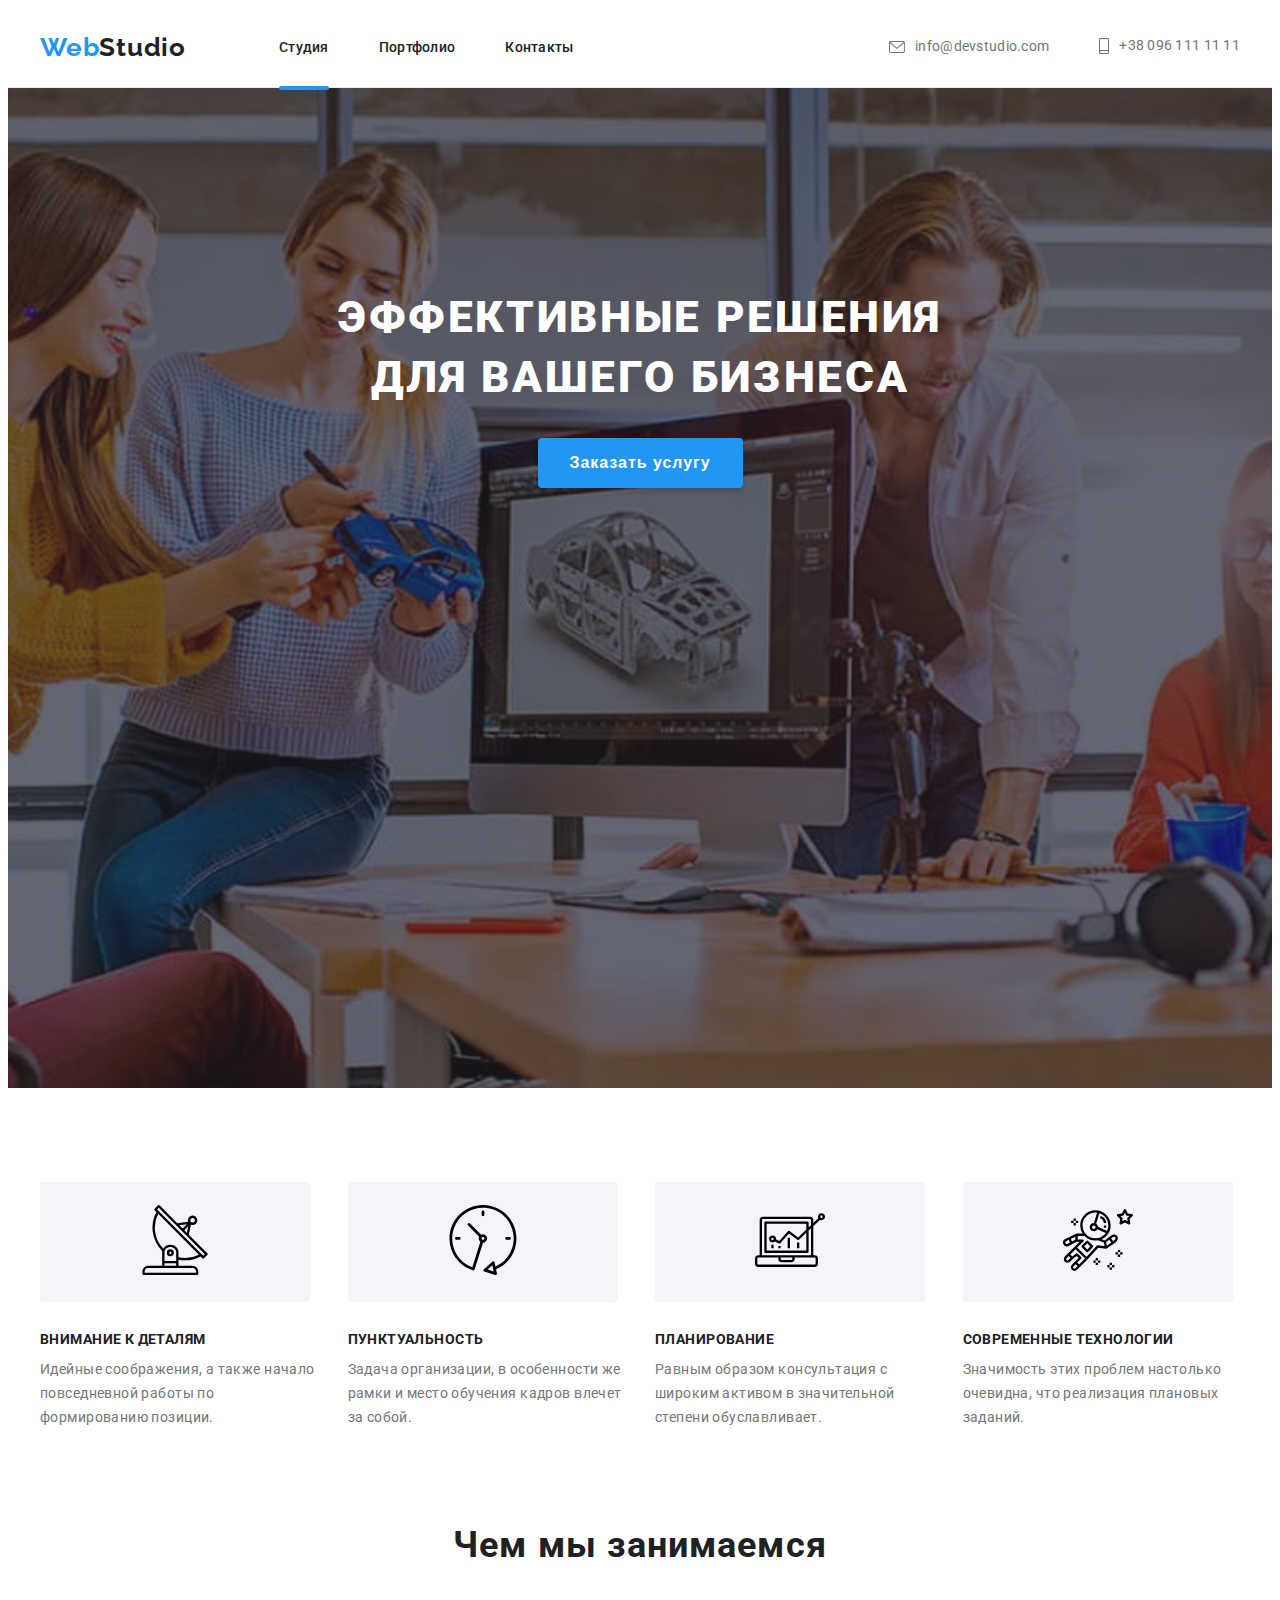
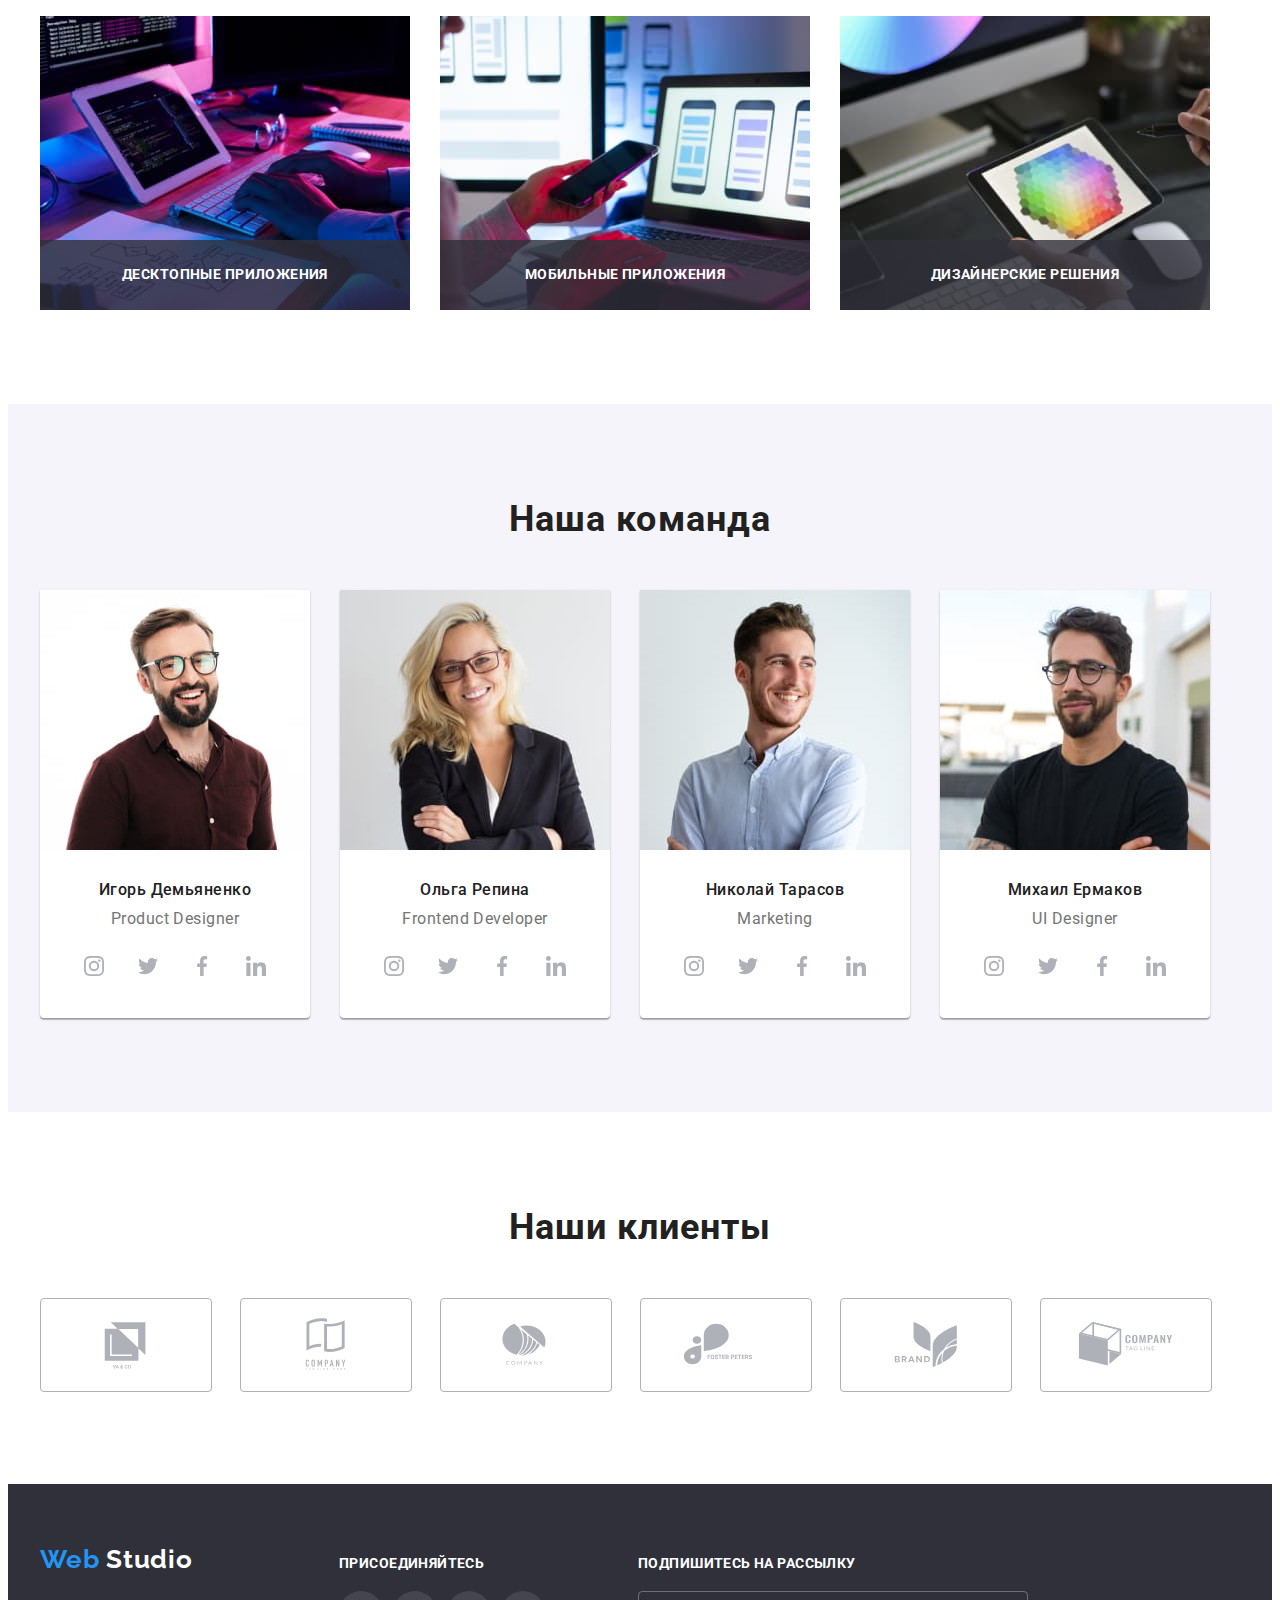
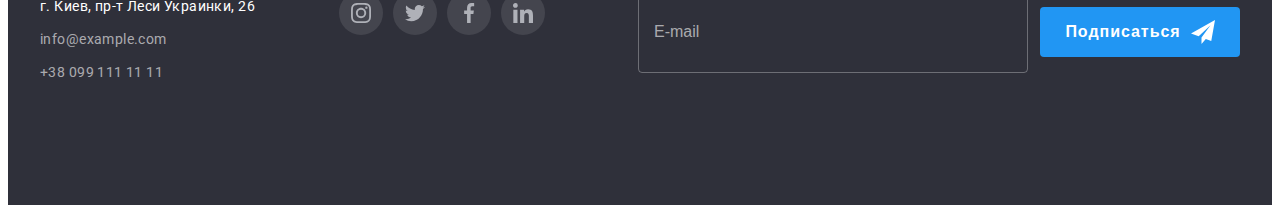
<file: index.html>
<!DOCTYPE html>
<html lang="ru">
<head>
    <meta charset="UTF-8">
    <meta http-equiv="X-UA-Compatible" content="IE=edge">
    <meta name="viewport" content="width=device-width, initial-scale=1.0">
    <title>WebStudio</title>
    <link rel="preconnect" href="https://fonts.googleapis.com">
    <link rel="preconnect" href="https://fonts.gstatic.com" crossorigin>
    <link href="https://fonts.googleapis.com/css2?family=Raleway:wght@700&family=Roboto:wght@400;500;700;900&display=swap"
        rel="stylesheet">
        <link rel="stylesheet" href="https://cdnjs.cloudflare.com/ajax/libs/modern-normalize/1.1.0/modern-normalize.min.css"
            integrity="sha512-wpPYUAdjBVSE4KJnH1VR1HeZfpl1ub8YT/NKx4PuQ5NmX2tKuGu6U/JRp5y+Y8XG2tV+wKQpNHVUX03MfMFn9Q=="
            crossorigin="anonymous" referrerpolicy="no-referrer" />
    <!-- <link rel="stylesheet" href="./css/styles.css"> -->
    <link rel="stylesheet" href="./css/main.min.css">
</head>
<body >
    <!--Заголовок сайту  - header-->
<header class="header">
    
    <div class="container header__container">
        <div class="logo-block">
            <a class="logo" href=""><span class="logo__first">Web</span>Studio</a>
        </div>
        <div class="head-menu " id="menu-container" data-menu>
<nav>
            <div class="head-menu__navigation">
        <ul class="head">
            <li class="head__item">
                <a class="head__link head__link--current" href="./index.html">Студия</a>
            </li>
            <li class="head__item "><a class="head__link" href="./portfolio.html">Портфолио</a></li>
            <li class="head__item "><a class="head__link" href="">Контакты</a></li>
        </ul>
    </div>
</nav>
            <ul class="nav-adress">
                <li class="nav-adress__item ">
                    <a class="nav-adress__link" lang="en" href="mailto:info@devstudio.com"> <svg class="nav-adress__icon-mail">
                            <use href="./images/icons.svg#envelope"></use>
                        </svg> info@devstudio.com</a>
                </li>
                <li class="nav-adress__item">
                    <a class="nav-adress__link" href="tel:+380961111111"> <svg class="nav-adress__icon-phone">
                            <use href="./images/icons.svg#smartphone"></use>
                        </svg> +38 096 111 11 11</a>
                </li>
            </ul>
<!-- Блок, який йде в мобільне меню -->
            <ul class="head-menu__contacts"> 
                <li class="head-menu__block" >
                    <a class="head-menu__phone" href="tel:+380961111111">  +38 096 111 11 11</a>
                </li >
                <li class="head-menu__block">
                <a class="head-menu__mail" lang="en" href="mailto:info@devstudio.com"> info@devstudio.com</a>
                </li>
            </ul>
        
        <ul class="head-menu__socials">
            <li class="head-menu__socials-item">
                <a class="head-menu__socials-link" href="" target="_blank" rel="noreferrer noopener">Instagram</a>
            </li>
            <li class="head-menu__socials-item">
                <a class="head-menu__socials-link" href="" target="_blank" rel="noreferrer noopener">Twitter</a>
            </li>
            <li class="head-menu__socials-item">
                <a class="head-menu__socials-link" href="" target="_blank" rel="noreferrer noopener">Facebook</a>
            </li>
            <li class="head-menu__socials-item">
                <a class="head-menu__socials-link" href="" target="_blank" rel="noreferrer noopener">LinkedIn</a>
            </li>
        </ul>
    </div>
    <button type="button" class="header-button" aria-expanded="false" aria-controls="menu-container"
        data-menu-button>
        <svg width='40' height='40' aria-label="перемикач мобільного меню">
            <use class="header-button__close" href='./images/icons.svg#icon-close_40px'></use>
            <use class="header-button__open-menu" href='./images/icons.svg#icon-menu_40px'></use>
        </svg>
    </button>
    </div>
</header>
<main>
    <!-- Блок 1 - замовлення послуги- Герой -->
    <section class="hero">
        <div class="container">
        <h1 class="hero__head" > Эффективные решения для вашего бизнеса</h1>
        <button  class="hero__button" type="button" data-modal-open>Заказать услугу</button>
        </div>
    </section>

    <!--Блок 2 - "Наші переваги"-->
    <section class="section" >
        <div class="container">
<h2 class="visually-hidden">Наши преимущества</h2>
<ul class="ourplus ">
    <li class="ourplus__item">
        <div class="ourplus-block">
            <a> <svg class="ourplus-block__image">
                    <use href="./images/icons.svg#antenna"> </use>
                </svg></a>
        </div>
        <h3 class="ourplus-block__head">Внимание к деталям</h3>
        <p class="ourplus-block__text">Идейные соображения, а также начало повседневной работы по формированию позиции.
        </p>
    </li>
    <li class="ourplus__item">
        <div class="ourplus-block">
            <a> <svg class="ourplus-block__image">
                    <use href="./images/icons.svg#clock"> </use>
                </svg></a>
        </div>
        <h3 class="ourplus-block__head">Пунктуальность</h3>
        <p class="ourplus-block__text">Задача организации, в особенности же рамки и место обучения кадров влечет за
            собой.</p>
    </li>
    <li class="ourplus__item">
        <div class="ourplus-block">
            <a> <svg class="ourplus-block__image">
                    <use href="./images/icons.svg#diagram"> </use>
                </svg></a>
        </div>
        <h3 class="ourplus-block__head">Планирование</h3>
        <p class="ourplus-block__text">Равным образом консультация с широким активом в значительной степени
            обуславливает.</p>
    </li>
    <li class="ourplus__item">
        <div class="ourplus-block">
            <a> <svg class="ourplus-block__image">
                    <use href="./images/icons.svg#astronaut"> </use>
                </svg></a>
        </div>
        <h3 class="ourplus-block__head">Современные технологии</h3>
        <p class="ourplus-block__text">Значимость этих проблем настолько очевидна, что реализация плановых заданий.</p>
    </li>
</ul>
        </div>
        
        
    </section>
    <!--Блок 3 - "Чим ми займаємось"-->
    <section class="whatwedo">
        <div class="container">
        <h2 class="whatwedo__head">Чем мы занимаемся</h2>
        <ul class="whatwedo__img">
            <li class="whatwedo-item">
                <picture>
                <source media="(min-width:1200px)"
                    srcset="./images/whatwedo/imgcomp_lg.jpg 1x, ./images/whatwedo/imgcomp_lg_2x.jpg 2x" />
                <img src="./images/whatwedo/imgcomp_lg.jpg" alt="Разработка для ноутбуков" />
            </picture>
            <p class="whatwedo-item__text">десктопные приложения</p></li>
            <li class="whatwedo-item">
                <picture>
                    <source media="(min-width:1200px)"
                        srcset="./images/whatwedo/imgtel_lg.jpg 1x, ./images/whatwedo/imgtel_lg_2x.jpg 2x" />
                    <img src="./images/whatwedo/imgtel_lg.jpg" alt="Разработка для телефонов" />
                </picture>
                <p class="whatwedo-item__text">мобильные приложения</p></li>
            <li class="whatwedo-item">
                <picture>
                    <source media="(min-width:1200px)"
                        srcset="./images/whatwedo/imgplansh_lg.jpg 1x, ./images/whatwedo/imgplansh_lg_2x.jpg 2x" />
                    <img src="./images/whatwedo/imgplansh_lg.jpg" alt="Разработка для ноутбуков" />
                </picture>
                <p class="whatwedo-item__text">дизайнерские решения</p></li>
        </ul>
        </div>
    </section>
    <!-- Блок 4 - "Команда"-->
    <section class="section section--background">
        <div class="container">
        <h2 class="section__title">Наша команда</h2>
        <ul class="team">
            <li class="team__item">
                <picture>
                    <source media="(min-width:1200px)" srcset="./images/team/demjanenko_lg.jpg 1x, ./images/team/demjanenko_lg_2x.jpg 2x" />
                    <source media="(min-width:768px)" srcset="./images/team/demjanenko_md.jpg 1x, ./images/team/demjanenko_md_2x.jpg 2x" />
                    <source media="(max-width:767px)" srcset="./images/team/demjanenko_sm.jpg 1x, ./images/team/demjanenko_sm_2x.jpg 2x" />
                    <img src="./images/team/demjanenko_sm.jpg" alt="Ігор Демьяненко - небритий дизайнер"  />
                </picture>
                <div class="team__block">
            <h3 class="team__title">Игорь Демьяненко</h3>
            <p class="team__text" lang="en">Product Designer</p>
            <ul class="socials"> 
                <li class="socials__item"> <a class="socials__link" href=""> <svg class="socials__icon "> <use href="./images/icons.svg#instagram"></use></svg>
                </a></li>
                <li class="socials__item"> <a class="socials__link " href=""><svg class="socials__icon"> <use href="./images/icons.svg#twitter"></use></svg> </a></li>
                <li class="socials__item"> <a class="socials__link " href=""> <svg class="socials__icon"> <use href="./images/icons.svg#facebook"></use></svg></a></li>
                <li class="socials__item"> <a class="socials__link " href=""> <svg class="socials__icon"> <use href="./images/icons.svg#linkedin"></use></svg></a></li>
            </ul>
                </div>
            </li>
            <li class="team__item">
                <picture>
                <source media="(min-width:1200px)"
                    srcset="./images/team/repina_lg.jpg 1x, ./images/team/repina_lg_2x.jpg 2x" />
                <source media="(min-width:768px)"
                    srcset="./images/team/repina_md.jpg 1x, ./images/team/repina_md_2x.jpg 2x" />
                <source media="(max-width:767px)"
                    srcset="./images/team/repina_sm.jpg 1x, ./images/team/repina_sm_2x.jpg 2x" />
                <img src="./images/team/repina_sm.jpg" alt=" Ольга Репіна - прикольна блондинка" />
            </picture>
                <div class="team__block">
                    <h3 class="team__title">Ольга Репина</h3>
                <p class="team__text" lang="en">Frontend Developer</p>
                <ul class="socials"> 
                    <li class="socials__item"> <a class="socials__link" href=""> <svg class="socials__icon"> <use href="./images/icons.svg#instagram"></use></svg>
                    </a></li>
                    <li class="socials__item"> <a class="socials__link" href=""><svg class="socials__icon"> <use href="./images/icons.svg#twitter"></use></svg> </a></li>
                    <li class="socials__item"> <a class="socials__link" href=""> <svg class="socials__icon"> <use href="./images/icons.svg#facebook"></use></svg></a></li>
                    <li class="socials__item"> <a class="socials__link" href=""> <svg class="socials__icon"> <use href="./images/icons.svg#linkedin"></use></svg></a></li>
                </ul>
                </div>
            </li>
            <li class="team__item">
                <picture>
                    <source media="(min-width:1200px)" srcset="./images/team/tarasov_lg.jpg 1x, ./images/team/tarasov_lg_2x.jpg 2x" />
                    <source media="(min-width:768px)" srcset="./images/team/tarasov_md.jpg 1x, ./images/team/tarasov_md_2x.jpg 2x" />
                    <source media="(max-width:767px)" srcset="./images/team/tarasov_sm.jpg 1x, ./images/team/tarasov_sm_2x.jpg 2x" />
                    <img src="./images/team/tarasov_sm.jpg" alt=" Коля Тарасов - веселий спортсмен" />
                </picture>
                 <div class="team__block">
                    <h3 class="team__title">Николай Тарасов</h3>
                    <p class="team__text" lang="en">Marketing</p>
                    <ul class="socials"> 
                        <li class="socials__item">
                             <a class="socials__link" href=""> 
                                 <svg class="socials__icon"><use href="./images/icons.svg#instagram"></use>
                        </svg>
                        </a></li>
                        <li class="socials__item"> <a class="socials__link " href=""><svg class="socials__icon"> <use href="./images/icons.svg#twitter"></use></svg> </a></li>
                        <li class="socials__item"> <a class="socials__link " href=""> <svg class="socials__icon"> <use href="./images/icons.svg#facebook"></use></svg></a></li>
                        <li class="socials__item"> <a class="socials__link" href=""> <svg class="socials__icon"> <use href="./images/icons.svg#linkedin"></use></svg></a></li>
                    </ul>
                </div>
             </li>
            <li class="team__item"><picture>
                <source media="(min-width:1200px)" srcset="./images/team/jermakov_lg.jpg 1x, ./images/team/jermakov_lg_2x.jpg 2x" />
                <source media="(min-width:768px)" srcset="./images/team/jermakov_md.jpg 1x, ./images/team/jermakov_md_2x.jpg 2x" />
                <source media="(max-width:767px)" srcset="./images/team/jermakov_sm.jpg 1x, ./images/team/jermakov_sm_2x.jpg 2x" />
                <img src="./images/team/jermakov_sm.jpg" alt=" Михайло Єрмаков - бородач з татухою" />
            </picture>
                <div class="team__block">
                    <h3 class="team__title">Михаил Ермаков</h3>
                    <p class="team__text" lang="en">UI Designer</p>
                    <ul class="socials"> 
                        <li class="socials__item"> <a class="socials__link" href=""> <svg class="socials__icon"> <use href="./images/icons.svg#instagram"></use></svg>
                        </a></li>
                        <li class="socials__item"> <a class="socials__link " href=""><svg class="socials__icon"> <use href="./images/icons.svg#twitter"></use></svg> </a></li>
                        <li class="socials__item"> <a class="socials__link " href=""> <svg class="socials__icon"> <use href="./images/icons.svg#facebook"></use></svg></a></li>
                        <li class="socials__item"> <a class="socials__link " href=""> <svg class="socials__icon"> <use href="./images/icons.svg#linkedin"></use></svg></a></li>
                    </ul>
                </div>
             </li>
        </ul>
        </div>
    </section>
    <!--Блок 5- Наші клієнти-->
    <section class="section">
        <div class="container">
            <h2 class="section__title"> Наши клиенты</h2>
            <ul class="clients">
                <li class="clients__item"> <a class="clients__link" href=""> <svg class="clients__logo"> <use href="./images/icons.svg#Logo-one"></use></svg> </a>  </li>
                <li class="clients__item"><a class="clients__link" href=""> <svg class="clients__logo"> <use href="./images/icons.svg#Logo-two"></use></svg></a></li>
                <li class="clients__item"> <a class="clients__link" href=""> <svg class="clients__logo"> <use href="./images/icons.svg#Logo-three"></use></svg></a></li>
                <li class="clients__item"><a class="clients__link" href=""> <svg class="clients__logo"> <use href="./images/icons.svg#Logo-four"></use></svg></a></li>
                <li class="clients__item"><a class="clients__link" href=""> <svg class="clients__logo"> <use href="./images/icons.svg#Logo-five"></use></svg></a></li>
                <li class="clients__item"><a class="clients__link" href=""> <svg class="clients__logo"> <use href="./images/icons.svg#Logo-six"></use></svg></a></li>
            </ul>
        </div>
    </section>
</main>
<!-- Блок 6 - Футер -->
<footer class="footer-all">
    <div class="container footer">
        <div class="footer-mobile">
<div class="footer-adress">
    <a class="logo" lang="en" href=""><span class="logo__first">Web</span> <span class="logo--footer">Studio</span></a>
    <address>
        <ul class="adress">
            <li class="adress-item"><a class="adress-item__place" href="https://goo.gl/maps/Vsg7L2Um9kdT5Cuy6"
                    target="_blank" rel="noreferrer noopener">г. Киев, пр-т Леси Украинки, 26</a></li>
            <li class="adress-item"> <a class="adress-item__contacts" lang="en"
                    href="mailto:info@example.com">info@example.com</a></li>
            <li class="adress-item"> <a class="adress-item__contacts" href="tel:+380991111111">+38 099 111 11 11</a>
            </li>
        </ul>
    </address>
</div>
<div class="footer-social">
    <h3 class="footer-social__title">присоединяйтесь</h3>
    <ul class="socials">
        <li class="socials__item"> <a class="socials__link socials__link--dark" href=""> <svg class="socials__icon">
                    <use href="./images/icons.svg#instagram"></use>
                </svg>
            </a></li>
        <li class="socials__item"> <a class="socials__link socials__link--dark" href=""><svg class="socials__icon">
                    <use href="./images/icons.svg#twitter"></use>
                </svg> </a></li>
        <li class="socials__item"> <a class="socials__link socials__link--dark" href=""> <svg class="socials__icon">
                    <use href="./images/icons.svg#facebook"></use>
                </svg></a></li>
        <li class="socials__item"> <a class="socials__link socials__link--dark" href=""> <svg class="socials__icon">
                    <use href="./images/icons.svg#linkedin"></use>
                </svg></a></li>
    </ul>
</div>
        </div>
        
        <div class="footer-subscribe">
            <h3 class="footer-subscribe__title">подпишитесь на рассылку</h3>
            <form class="form-subscribe">
                <input class="form-subscribe__item" type="email" placeholder="E-mail">
                <button class="form-subscribe__button" type="submit"> <span class="form-subscribe__text">Подписаться <svg class="form-subscribe__icon"><use href="./images/icons.svg#icon-send" width="24" height="24"></use></svg></span> </button>
            </form>
        </div>
    </div>
</footer>
<!--Модальне вікно-->
<div class="backdrop is-hidden" data-modal>
    <div class="modal">
        <button class="modal__close" type="button" data-modal-close> <svg class="modal-close__image" ><use href="./images/icons.svg#icon-close"></use></svg> </button>
        <form class="modal-form">
            <p class="modal-form__head">Оставьте свои данные, мы вам перезвоним</p>
            <div class="modal-block" >
                <label class="modal-block__label" for="name"> Имя </label>
                <input class="modal-block__item" type="text" name="name" id="name" autofocus />
                <span class="modal-block__icon">
                    <svg class="modal-block__svg"> <use href="./images/icons.svg#icon-head"  ></use> </svg>
                </span>
            </div> 
            <div class="modal-block">
                <label class="modal-block__label" for="phone">Телефон</label>
                <input class="modal-block__item" type="tel" name="phone" id="phone"  />
                
                <span class="modal-block__icon">
                    <svg class="modal-block__svg">
                        <use href="./images/icons.svg#icon-call" ></use> </svg>
                                </span>
            </div>
            <div class="modal-block">
                <label class="modal-block__label" for="mail"> Почта </label>
                <input class="modal-block__item" type="email" name="mail" id="mail" />
                <span class="modal-block__icon">
                    <svg class="modal-block__svg">
                        <use href="./images/icons.svg#icon-envelope1" ></use> </svg>
                                                </span>
            </div>
            <div class="modal-block">
                <label class="modal-block__label" for="comment">Комментарий</label>
                <textarea class="modal-block__comment" name="comment" id="comment" rows="5" placeholder="Введите текст"></textarea>  
            </div>
            <div class="checkbox">
                <label class="checkbox__label" > <input class="checkbox__input" type="checkbox" name="submit" /> <span class="checkbox__icon"></span>Соглашаюсь с рассылкой и принимаю <a class="checkbox__url" href="">Условия
        договора</a>  </label>
            </div>
            
            <button class="modal-button-send" type="submit">Отправить </button>
        </form>
    </div>
</div>

<script src="./js/modal.js"></script>
<script src="./js/menu.js"></script>
</body>
</html>
</file>
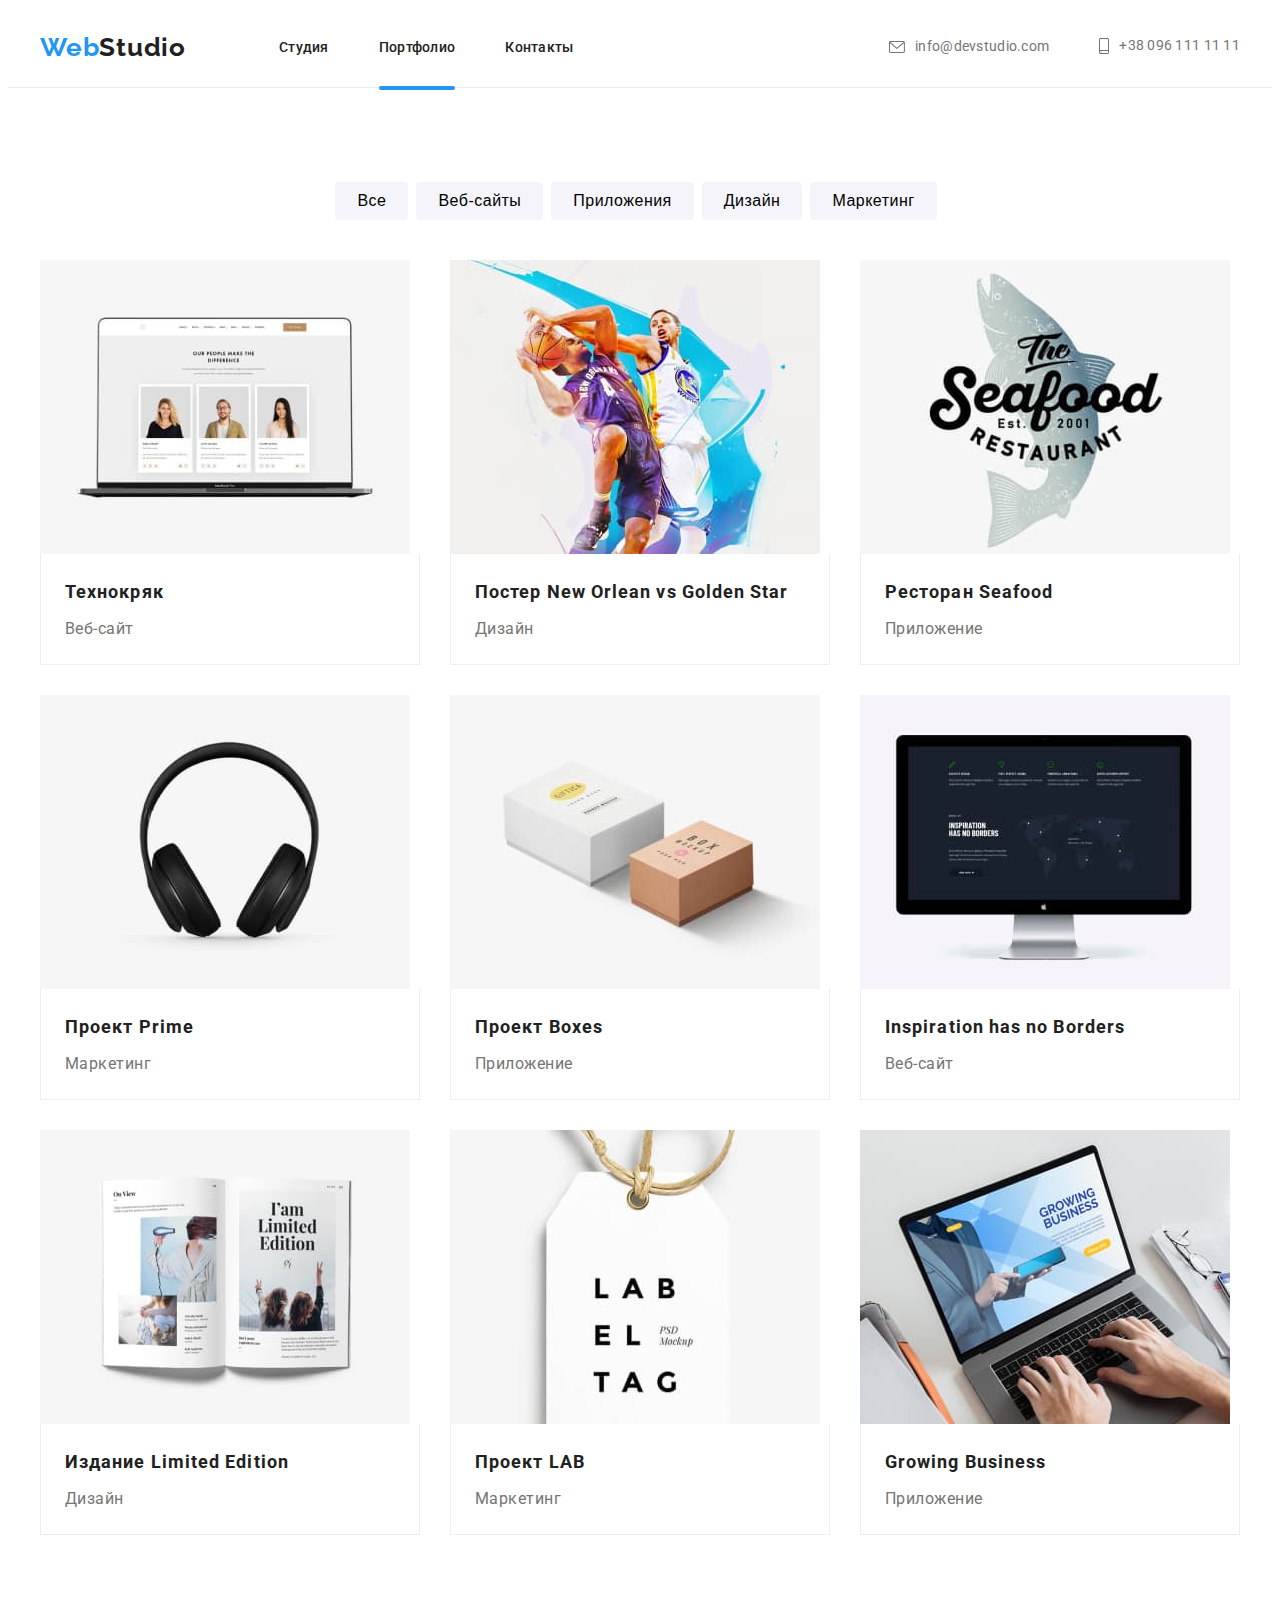
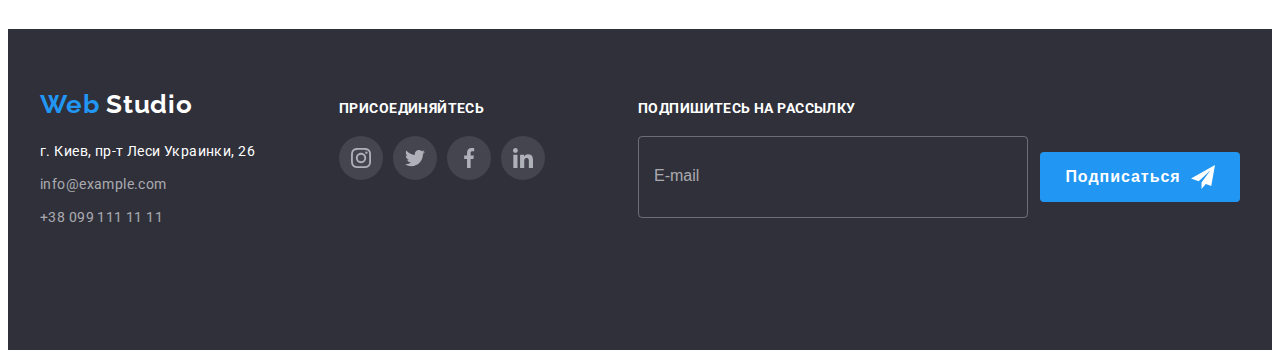
<file: portfolio.html>
<!DOCTYPE html>
<html lang="ru">
<head>
    <meta charset="UTF-8">
    <meta http-equiv="X-UA-Compatible" content="IE=edge">
    <meta name="viewport" content="width=device-width, initial-scale=1.0">
    <title>Portfolio</title>
    <link rel="preconnect" href="https://fonts.googleapis.com">
    <link rel="preconnect" href="https://fonts.gstatic.com" crossorigin>
    <link href="https://fonts.googleapis.com/css2?family=Raleway:wght@700&family=Roboto:wght@400;500;700;900&display=swap"
        rel="stylesheet">
    <link rel="stylesheet" href="https://cdnjs.cloudflare.com/ajax/libs/modern-normalize/1.1.0/modern-normalize.min.css"
        integrity="sha512-wpPYUAdjBVSE4KJnH1VR1HeZfpl1ub8YT/NKx4PuQ5NmX2tKuGu6U/JRp5y+Y8XG2tV+wKQpNHVUX03MfMFn9Q=="
        crossorigin="anonymous" referrerpolicy="no-referrer" />
    <!-- <link rel="stylesheet" href="./css/styles.css"> -->
    <link rel="stylesheet" href="./css/main.min.css">
</head>

<body>
    <!--Заголовок сайту - header-->
    <header class="header">
    
        <div class="container header__container">
            <div class="logo-block">
                <a class="logo" href=""><span class="logo__first">Web</span>Studio</a>
            </div>
            <div class="head-menu " id="menu-container" data-menu>
                <nav>
                    <div class="head-menu__navigation">
                        <ul class="head">
                            <li class="head__item">
                                <a class="head__link " href="./index.html">Студия</a>
                            </li>
                            <li class="head__item "><a class="head__link head__link--current" href="./portfolio.html">Портфолио</a></li>
                            <li class="head__item "><a class="head__link" href="">Контакты</a></li>
                        </ul>
                    </div>
                </nav>
                <ul class="nav-adress">
                    <li class="nav-adress__item ">
                        <a class="nav-adress__link" lang="en" href="mailto:info@devstudio.com"> <svg
                                class="nav-adress__icon-mail">
                                <use href="./images/icons.svg#envelope"></use>
                            </svg> info@devstudio.com</a>
                    </li>
                    <li class="nav-adress__item">
                        <a class="nav-adress__link" href="tel:+380961111111"> <svg class="nav-adress__icon-phone">
                                <use href="./images/icons.svg#smartphone"></use>
                            </svg> +38 096 111 11 11</a>
                    </li>
                </ul>
                <ul class="head-menu__contacts">
                    <li class="head-menu__block">
                        <a class="head-menu__phone" href="tel:+380961111111"> +38 096 111 11 11</a>
                    </li>
                    <li class="head-menu__block">
                        <a class="head-menu__mail" lang="en" href="mailto:info@devstudio.com"> info@devstudio.com</a>
                    </li>
                </ul>
    
                <ul class="head-menu__socials">
                    <li class="head-menu__socials-item">
                        <a class="head-menu__socials-link" href="" target="_blank" rel="noreferrer noopener">Instagram</a>
                    </li>
                    <li class="head-menu__socials-item">
                        <a class="head-menu__socials-link" href="" target="_blank" rel="noreferrer noopener">Twitter</a>
                    </li>
                    <li class="head-menu__socials-item">
                        <a class="head-menu__socials-link" href="" target="_blank" rel="noreferrer noopener">Facebook</a>
                    </li>
                    <li class="head-menu__socials-item">
                        <a class="head-menu__socials-link" href="" target="_blank" rel="noreferrer noopener">LinkedIn</a>
                    </li>
                </ul>
            </div>
            <button type="button" class="header-button" aria-expanded="false" aria-controls="menu-container"
                data-menu-button>
                <svg width='40' height='40' aria-label="перемикач мобільного меню">
                    <use class="header-button__close" href='./images/icons.svg#icon-close_40px'></use>
                    <use class="header-button__open-menu" href='./images/icons.svg#icon-menu_40px'></use>
                </svg>
            </button>
        </div>
    </header>
    <main >
    <section class="section">
        <h2 class="visually-hidden"> Портфолио проектов </h2>
        <!-- Меню кнопок-->
        <div class="container">
        <ul class="button-list">
            <li class="button-list__item"> <button class="button-list__button" type="button"> Все </button></li>

            <li class="button-list__item"> <button class="button-list__button" type="button"> Веб-сайты</button></li>

            <li class="button-list__item"> <button class="button-list__button" type="button"> Приложения</button></li>

            <li class="button-list__item"> <button class="button-list__button" type="button"> Дизайн </button></li>

            <li class="button-list__item"> <button class="button-list__button" type="button"> Маркетинг</button></li>
        </ul>
        <!--Блок з проектами   -->
        <ul class="portfolio-projects">
            <li class="projects-item"> <a href="" class="project-item__link"> 
                <div class="project-item__thumb">
                    <picture>
                        <source media="(min-width:1200px)" srcset="./images/portfolio/technocrjak_lg.jpg 1x, ./images/portfolio/technocrjak_lg_2x.jpg 2x" />
                        <source media="(min-width:768px)" srcset="./images/portfolio/technocrjak_md.jpg 1x, ./images/portfolio/technocrjak_md_2x.jpg 2x" />
                        <source media="(max-width:767px)" srcset="./images/portfolio/technocrjak_sm.jpg 1x, ./images/portfolio/technocrjak_sm_2x.jpg 2x" />
                        <img src="./images/portfolio/technocrjak_sm.jpg" alt="Технокряк - вебсайт" />
                    </picture>
                <div class="project-item__text">
                    Ресурс предлагает комплексные предложения с разным уровнем функционала и сервисов. Все это позволит посетителю
                    получить
                    исчерпывающие сведения о компании или частном лице.
                </div>
                </div> 
                
                <div class="project-item__block"> <h2 class="project-item__title">Технокряк</h2>
                <p class="project-item__explain"> Веб-сайт</p></div> </a></li>

            <li class="projects-item"> <a href="" class="project-item__link"> 
                <div class="project-item__thumb">
                    <picture>
                        <source media="(min-width:1200px)"
                            srcset="./images/portfolio/poster_lg.jpg 1x, ./images/portfolio/poster_lg_2x.jpg 2x" />
                        <source media="(min-width:768px)"
                            srcset="./images/portfolio/poster_md.jpg 1x, ./images/portfolio/poster_md_2x.jpg 2x" />
                        <source media="(max-width:767px)"
                            srcset="./images/portfolio/poster_sm.jpg 1x, ./images/portfolio/poster_sm_2x.jpg 2x" />
                        <img src="./images/portfolio/poste_sm.jpg" alt="Технокряк - вебсайт" />
                    </picture>
                    <div class="project-item__text">
                        Ресурс предлагает комплексные предложения с разным уровнем функционала и сервисов. Все это позволит посетителю получить
                        исчерпывающие сведения о компании или частном лице.
                    </div>
                </div> 
                <div class="project-item__block"><h2 class="project-item__title"> Постер New Orlean vs Golden Star</h2>
                <p class="project-item__explain"> Дизайн</p></div> </a> </li>

            <li class="projects-item"> <a href="" class="project-item__link">
                <div class="project-item__thumb">
                    <picture>
                        <source media="(min-width:1200px)"
                            srcset="./images/portfolio/restaurant_lg.jpg 1x, ./images/portfolio/restaurant_lg_2x.jpg 2x" />
                        <source media="(min-width:768px)"
                            srcset="./images/portfolio/restaurant_md.jpg 1x, ./images/portfolio/restaurant_md_2x.jpg 2x" />
                        <source media="(max-width:767px)"
                            srcset="./images/portfolio/restaurant_sm.jpg 1x, ./images/portfolio/restaurant_sm_2x.jpg 2x" />
                        <img src="./images/portfolio/restaurant_sm.jpg" alt="Ресторан Seafood" />
                    </picture>
                    <div class="project-item__text">
                        Ресурс предлагает комплексные предложения с разным уровнем функционала и сервисов. Все это позволит посетителю
                        получить
                        исчерпывающие сведения о компании или частном лице.
                    </div>
                </div> 
                <div class="project-item__block"><h2 class="project-item__title" > Ресторан Seafood</h2> <p class="project-item__explain"> Приложение</p></div> </a></li>

            <li class="projects-item"> <a href="" class="project-item__link">
                <div class="project-item__thumb">
                    <picture>
                        <source media="(min-width:1200px)"
                            srcset="./images/portfolio/headphone_lg.jpg 1x, ./images/portfolio/headphone_lg_2x.jpg 2x" />
                        <source media="(min-width:768px)"
                            srcset="./images/portfolio/headphone_md.jpg 1x, ./images/portfolio/headphone_md_2x.jpg 2x" />
                        <source media="(max-width:767px)"
                            srcset="./images/portfolio/headphone_sm.jpg 1x, ./images/portfolio/headphone_sm_2x.jpg 2x" />
                        <img src="./images/portfolio/headphone_sm.jpg" alt="Prime - проект" />
                    </picture>
                    <div class="project-item__text">
                        Ресурс предлагает комплексные предложения с разным уровнем функционала и сервисов. Все это позволит посетителю
                        получить
                        исчерпывающие сведения о компании или частном лице.
                    </div>
                </div>
            <div class="project-item__block">
                <h2 class="project-item__title"> Проект Prime </h2>
                <p class="project-item__explain"> Маркетинг </p>
            </div> </a></li>

            <li class="projects-item"> <a href="" class="project-item__link">
                <div class="project-item__thumb">
                    <picture>
                        <source media="(min-width:1200px)"
                            srcset="./images/portfolio/box_lg.jpg 1x, ./images/portfolio/box_lg_2x.jpg 2x" />
                        <source media="(min-width:768px)"
                            srcset="./images/portfolio/box_md.jpg 1x, ./images/portfolio/box_md_2x.jpg 2x" />
                        <source media="(max-width:767px)"
                            srcset="./images/portfolio/box_sm.jpg 1x, ./images/portfolio/box_sm_2x.jpg 2x" />
                        <img src="./images/portfolio/box_sm.jpg" alt="Box - проект" />
                    </picture>
                    <div class="project-item__text">
                        Ресурс предлагает комплексные предложения с разным уровнем функционала и сервисов. Все это позволит посетителю
                        получить
                        исчерпывающие сведения о компании или частном лице.
                    </div>
                </div>
            <div class="project-item__block">
                <h2 class="project-item__title"> Проект Boxes</h2>
                <p class="project-item__explain"> Приложение</p>
            </div></a> </li>

            <li class="projects-item"> <a href="" class="project-item__link"> 
                <div class="project-item__thumb">
                    <picture>
                        <source media="(min-width:1200px)" srcset="./images/portfolio/monitor_lg.jpg 1x, ./images/portfolio/monitor_lg_2x.jpg 2x" />
                        <source media="(min-width:768px)" srcset="./images/portfolio/monitor_md.jpg 1x, ./images/portfolio/monitor_md_2x.jpg 2x" />
                        <source media="(max-width:767px)" srcset="./images/portfolio/monitor_sm.jpg 1x, ./images/portfolio/monitor_sm_2x.jpg 2x" />
                        <img src="./images/portfolio/monitor_sm.jpg" alt="Inspiration has no Borders" />
                    </picture>
                    <div class="project-item__text">
                        Ресурс предлагает комплексные предложения с разным уровнем функционала и сервисов. Все это позволит посетителю
                        получить
                        исчерпывающие сведения о компании или частном лице.
                    </div>
                </div>
            <div class="project-item__block">
                <h2 class="project-item__title">Inspiration has no Borders </h2>
                <p class="project-item__explain"> Веб-сайт</p>
            </div> </a>  </li>

            <li class="projects-item"> <a href="" class="project-item__link"> 
                <div class="project-item__thumb">
                    <picture>
                        <source media="(min-width:1200px)"
                            srcset="./images/portfolio/book_lg.jpg 1x, ./images/portfolio/book_lg_2x.jpg 2x" />
                        <source media="(min-width:768px)"
                            srcset="./images/portfolio/book_md.jpg 1x, ./images/portfolio/book_md_2x.jpg 2x" />
                        <source media="(max-width:767px)"
                            srcset="./images/portfolio/book_sm.jpg 1x, ./images/portfolio/book_sm_2x.jpg 2x" />
                        <img src="./images/portfolio/book_sm.jpg" alt="Журнал Limited Edition" />
                    </picture>
                    <div class="project-item__text">
                        Ресурс предлагает комплексные предложения с разным уровнем функционала и сервисов. Все это позволит посетителю
                        получить
                        исчерпывающие сведения о компании или частном лице.
                    </div>
                </div>
            <div class="project-item__block">
                <h2 class="project-item__title"> Издание Limited Edition</h2>
                <p class="project-item__explain"> Дизайн</p>
            </div> </a> </li>

            <li class="projects-item"> <a href="" class="project-item__link"> 
                <div class="project-item__thumb">
                    <picture>
                        <source media="(min-width:1200px)"
                            srcset="./images/portfolio/label_lg.jpg 1x, ./images/portfolio/label_lg_2x.jpg 2x" />
                        <source media="(min-width:768px)"
                            srcset="./images/portfolio/label_md.jpg 1x, ./images/portfolio/label_md_2x.jpg 2x" />
                        <source media="(max-width:767px)"
                            srcset="./images/portfolio/label_sm.jpg 1x, ./images/portfolio/label_sm_2x.jpg 2x" />
                        <img src="./images/portfolio/label_sm.jpg" alt="Журнал Limited Edition" />
                    </picture>
                    <div class="project-item__text">
                        Ресурс предлагает комплексные предложения с разным уровнем функционала и сервисов. Все это позволит посетителю
                        получить
                        исчерпывающие сведения о компании или частном лице.
                    </div>
                </div>
            <div class="project-item__block">
                <h2 class="project-item__title"> Проект LAB</h2>
                <p class="project-item__explain"> Маркетинг</p>
            </div></a> 
             </li>

            <li class="projects-item"> <a href="" class="project-item__link"> 
                <div class="project-item__thumb">
                    <picture>
                        <source media="(min-width:1200px)"
                            srcset="./images/portfolio/notebook_lg.jpg 1x, ./images/portfolio/notebook_lg_2x.jpg 2x" />
                        <source media="(min-width:768px)"
                            srcset="./images/portfolio/notebook_md.jpg 1x, ./images/portfolio/notebook_md_2x.jpg 2x" />
                        <source media="(max-width:767px)"
                            srcset="./images/portfolio/notebook_sm.jpg 1x, ./images/portfolio/notebook_sm_2x.jpg 2x" />
                        <img src="./images/portfolio/notebook_sm.jpg" alt="Проект LAB" />
                    </picture>
                    <div class="project-item__text">
                        Ресурс предлагает комплексные предложения с разным уровнем функционала и сервисов. Все это позволит посетителю
                        получить
                        исчерпывающие сведения о компании или частном лице.
                    </div>
                </div>
            <div class="project-item__block">
                <h2 class="project-item__title"> Growing Business</h2>
                <p class="project-item__explain"> Приложение</p>
            </div></a> </li>
        </ul>  
        </div>
        </section>
    </main>
     <!-- Блок - Футер -->
<footer class="footer-all">
    <div class="container footer">
        <div class="footer-mobile">
            <div class="footer-adress">
                <a class="logo" lang="en" href=""><span class="logo__first">Web</span> <span
                        class="logo--footer">Studio</span></a>
                <address>
                    <ul class="adress">
                        <li class="adress-item"><a class="adress-item__place"
                                href="https://goo.gl/maps/Vsg7L2Um9kdT5Cuy6" target="_blank"
                                rel="noreferrer noopener">г. Киев, пр-т Леси Украинки, 26</a></li>
                        <li class="adress-item"> <a class="adress-item__contacts" lang="en"
                                href="mailto:info@example.com">info@example.com</a></li>
                        <li class="adress-item"> <a class="adress-item__contacts" href="tel:+380991111111">+38 099 111
                                11 11</a>
                        </li>
                    </ul>
                </address>
            </div>
            <div class="footer-social">
                <h3 class="footer-social__title">присоединяйтесь</h3>
                <ul class="socials">
                    <li class="socials__item"> <a class="socials__link socials__link--dark" href=""> <svg
                                class="socials__icon">
                                <use href="./images/icons.svg#instagram"></use>
                            </svg>
                        </a></li>
                    <li class="socials__item"> <a class="socials__link socials__link--dark" href=""><svg
                                class="socials__icon">
                                <use href="./images/icons.svg#twitter"></use>
                            </svg> </a></li>
                    <li class="socials__item"> <a class="socials__link socials__link--dark" href=""> <svg
                                class="socials__icon">
                                <use href="./images/icons.svg#facebook"></use>
                            </svg></a></li>
                    <li class="socials__item"> <a class="socials__link socials__link--dark" href=""> <svg
                                class="socials__icon">
                                <use href="./images/icons.svg#linkedin"></use>
                            </svg></a></li>
                </ul>
            </div>
        </div>

        <div class="footer-subscribe">
            <h3 class="footer-subscribe__title">подпишитесь на рассылку</h3>
            <form class="form-subscribe">
                <input class="form-subscribe__item" type="email" placeholder="E-mail">
                <button class="form-subscribe__button" type="submit"> <span class="form-subscribe__text">Подписаться
                        <svg class="form-subscribe__icon">
                            <use href="./images/icons.svg#icon-send" width="24" height="24"></use>
                        </svg></span> </button>
            </form>
        </div>
    </div>
</footer>
<script src="./js/menu.js"></script>
</body>
</html>
</file>
<file: css/styles.css>
/* *::before,
*::after {
  box-sizing: border-box;
}
body {
  font-family: var(--basic-text);
  color: var(--basic-color);
  font-size: 14px;
  letter-spacing: 0.03em;
}
li {
  list-style-type: none;
}
a {
  font-style: normal;
  text-decoration: none;
  color: var(--basic-color);
}
h1,
h2,
h3,
h4,
ul,
p {
  margin-bottom: 0;
  margin-top: 0;
}
img {
  display: block;
  max-width: 100%;
  height: auto;
}
ul {
  padding: 0;
  list-style: none;
} */
/* .container {
  width: 1200px;
  padding-left: 15px;
  padding-right: 15px;
  margin-left: auto;
  margin-right: auto;
} */
/* .head-container {
  display: flex;
  padding-top: 24px;
  padding-bottom: 24px;
  align-items: center;
}
.header {
  border-bottom: 1px solid #ececec;
}
.head-navigation {
  display: flex;
}
.head {
  display: flex;
  padding-left: 0;
  margin-right: auto;
  margin-left: 93px;
  align-items: center;
}

.nav-adress {
  display: flex;
  padding-left: 0;
  margin-left: auto;
}

.head__item,
.nav-adress__item {
  margin-right: 50px;
}
.head__link {
  position: relative;
  display: inline-block;
  color: inherit;
  line-height: 1.14;
  text-align: right;
  letter-spacing: 0.02em;
  font-weight: 500;
  transition: color var(--time);
}
.head__link:focus,
.head__link:hover {
  color: var(--brand-color);
} */

/* .current {
  color: var(--brand-color);
}

.current::after {
  position: absolute;
  left: 0;
  content: '';
  display: block;
  background-color: var(--brand-color);
  width: 100%;
  height: 4px;
  border-radius: 2px;
  bottom: -30px;
  color: var(--brand-color);
} */

/* .head__item:last-child,
.nav-adress__item:last-child {
  margin-right: 0;
} */
/* .nav-adress .nav-link-item:last-child {
  margin-right: 0;
} */
/* Стилі хoвера  */
/* .logo {
  font-family: 'Raleway';
  font-size: 26px;
  font-weight: 700;
  line-height: 1.19;
  letter-spacing: 0.03em;
}
.logo-first {
  color: var(--brand-color);
} */

/* .nav-adress__link {
  display: inline-flex;
  color: var(--grey-text);
  fill: var(--grey-text);
  line-height: 1.14;
  align-items: center;
  letter-spacing: 0.02em;
  font-weight: 400;
  transition: color var(--time);
}

.nav-adress__icon-phone {
  color: currentColor;
  width: 10px;
  height: 16px;
  margin-right: 10px;
  transition: color var(--time);
}
.nav-adress__icon-mail {
  color: currentColor;
  width: 16px;
  height: 12px;
  margin-right: 10px;
  transition: fill var(--time), color var(--time);
}

.nav-adress__link:focus,
.nav-adress__link:hover {
  color: var(--brand-color);
  fill: var(--brand-color);
} */

/* стилі кнопок в Портфоліо*/
/* .button-list {
  display: flex;
  margin-bottom: 50px;
  justify-content: center;
} */

/* .button-list__button {
  padding: 6px 22px;
  border-style: unset;
  background-color: var(--background-first);
  font-size: 16px;
  line-height: 1.62;
  letter-spacing: 0.03em;
  font-weight: 500;
  border-radius: 4px;
  cursor: pointer;
  transition: background-color var(--time), color var(--time), box-shadow var(--time);
}
.button-list__button:hover,
.button-list__button:focus {
  background-color: var(--brand-color);
  color: var(--color-white);
  box-shadow: 0px 3px 1px rgba(0, 0, 0, 0.1), 0px 1px 2px rgba(0, 0, 0, 0.08),
    0px 2px 2px rgba(0, 0, 0, 0.12);
} */
/* .button-list__item {
  margin-right: 8px;
}
.button-list__item:first-child {
  margin-left: 0;
} */

/* Стилізація блоків в портфоліо  */
/* .portfolio-projects {
  display: flex;
  flex-wrap: wrap;
  margin-left: -30px;
  margin-top: -30px;
}
.projects-item {
  margin-left: 30px;
  margin-top: 30px;
  flex-basis: calc((100% - 90px) / 3);
}
.project-item__link {
  display: block;
  transition: box-shadow var(--time);
}
.project-item__link:hover,
.project-item__link:focus {
  box-shadow: 0px 1px 1px rgba(0, 0, 0, 0.12), 0px 4px 4px rgba(0, 0, 0, 0.06),
    1px 4px 6px rgba(0, 0, 0, 0.16);
}

.project-item__title {
  font-weight: 700;
  font-size: 18px;
  line-height: 2;
  letter-spacing: 0.06em;
}
.project-item__explain {
  margin-top: 4px;
  color: var(--grey-text);

  font-size: 16px;
  line-height: 1.875;
  letter-spacing: 0.03em;
}
.project-item__block {
  padding: 20px 24px;
  border-bottom: 1px solid #eeeeee;
  border-left: 1px solid #eeeeee;
  border-right: 1px solid #eeeeee;
} */
/* Стилізація оверлею*/
/* .project-item__thumb {
  position: relative;
  overflow: hidden;
}
.project-item__text {
  display: flex;
  justify-content: center;
  align-items: center;
  position: absolute;
  top: 0;
  padding: 63px 24px;
  font-size: 18px;
  line-height: 1.56;
  background-color: var(--brand-color);
  color: var(--color-white);
  transform: translateY(100%);
  transition: transform var(--time);
}

.project-item__link:hover .project-item__text {
  transform: translateY(0);
}
.project-item__link:focus .project-item__text {
  transform: translateY(0);
} */
/* Стилізація сторінки Студіо - Герой */
/* .hero {
  padding: 200px 0;
  text-align: center;
}

.hero__overlay {
  max-width: 1600px;
  height: 600px;
  margin-left: auto;
  margin-right: auto;
  background-image: linear-gradient(to right, rgba(47, 48, 58, 0.4), rgba(47, 48, 58, 0.4)),
    url('../images/bg.jpg');
  background-position: center;
  background-repeat: no-repeat;
  background-size: cover;
}

.hero__head {
  width: 696px;
  margin-left: auto;
  margin-right: auto;
  font-weight: 900;
  color: var(--color-white);
  font-size: 44px;
  line-height: 1.36;
  text-align: center;
  text-transform: uppercase;
  letter-spacing: 0.06em;
} */
/* .hero__button {
  align-items: center;
  border: none;
  padding: 10px 32px;
  box-shadow: 0px 4px 4px rgba(0, 0, 0, 0.15);
  border-radius: 4px;
  margin-top: 30px;
  background-color: var(--brand-color);
  color: var(--color-white);
  font-weight: 700;
  font-size: 16px;
  line-height: 1.87;
  text-align: center;
  letter-spacing: 0.06em;
  cursor: pointer;
} */
/* розмітка модального вікна*/

/* .backdrop {
  position: fixed;
  top: 0;
  left: 0;
  width: 100vw;
  height: 100vh;
  background-color: rgba(0, 0, 0, 0.2);
  pointer-events: initial;
  opacity: 1;
  visibility: visible;
  transition: opacity var(--time), visibility var(--time);
}
.modal {
  position: absolute;
  padding: 40px;
  width: 528px;
  height: 581px;
  top: 50%;
  left: 50%;
  transform: translate(-50%, -50%);
  background-color: var(--color-white);
  border-radius: 2px;
  box-shadow: 0px 1px 3px rgba(0, 0, 0, 0.12), 0px 1px 1px rgba(0, 0, 0, 0.14),
    0px 2px 1px rgba(0, 0, 0, 0.2);
} */
/* .modal-image.modal {
  text-align: end;
} */
/* .modal__close {
  position: absolute;
  display: flex;
  justify-content: center;
  align-items: center;
  width: 30px;
  height: 30px;
  top: 8px;
  right: 8px;
  background-color: transparent;
  cursor: pointer;
  border-radius: 50%;
  border: 1px solid rgba(0, 0, 0, 0.1);
}

.modal-close__image {
  width: 11px;
  height: 11px;
} */

/* .is-hidden {
  pointer-events: none;
  visibility: hidden;
  opacity: 0;
} */
/*   Стилізація блоку Наші переваги */
/* .section {
  padding: 94px 0;
} */
/* .ourplus {
  display: flex;
} */
/* .visually-hidden {
  position: absolute;
  width: 1px;
  height: 1px;
  margin: -1px;
  border: 0;
  padding: 0;
  white-space: nowrap;
  clip-path: inset(100%);
  clip: rect(0 0 0 0);
  overflow: hidden;
} */
/* .ourplus-item {
  width: 270px;
  margin-left: 30px;
  margin-bottom: 0;
  text-align: justify;
}
.ourplus-item:first-child {
  margin-left: 0;
}

.ourplus-block__head {
  margin-top: 0;
  margin-bottom: 10px;
  text-align: left;
  font-weight: 700;
  font-size: 14px;
  line-height: 1.14;
  text-transform: uppercase;
  letter-spacing: 0.03em;
}
.ourplus-block__text {
  margin-top: 0;
  margin-bottom: 0;
  line-height: 1.71;
  color: var(--grey-text);
}
.ourplus-block {
  display: flex;
  justify-content: center;
  align-items: center;
  width: 270px;
  height: 120px;
  background-color: var(--background-first);
  border-radius: 4px;
  margin-bottom: 30px;
}
.ourplus-block__image {
  width: 70px;
  height: 70px;
} */

/* Стилізація блоку Чим ми займаємось */
/* .whatwedo {
  padding-bottom: 94px;
}
.whatwedo__head {
  margin-bottom: 50px;
  font-weight: 700;
  font-size: 36px;
  line-height: 1.17;
  text-align: center;
  letter-spacing: 0.03em;
}
.whatwedo__img {
  display: flex;
  padding-left: 0;
}
.whatwedo-item {
  position: relative;
  margin-left: 30px;
}
.whatwedo-item:first-child {
  margin-left: 0;
}
.whatwedo-item__text {
  position: absolute;
  bottom: 0;
  width: 100%;
  height: 70px;
  font-weight: 700;
  line-height: 1.14;
  color: var(--color-white);
  text-transform: uppercase;
  background-color: rgba(47, 48, 58, 0.8);
  display: flex;
  align-items: center;
  justify-content: center;
} */
/* Стилізація блоку Команда */
/* .team {
  background-color: var(--background-first);
}
.team-item {
  margin-left: 30px;
  background-color: var(--color-white);
  box-shadow: 0px 1px 3px rgba(0, 0, 0, 0.12), 0px 1px 1px rgba(0, 0, 0, 0.14),
    0px 2px 1px rgba(0, 0, 0, 0.2);
  border-radius: 0px 0px 4px 4px;
}
.team-item:first-child {
  margin-left: 0;
}
.team__title {
  margin-bottom: 50px;
  font-weight: 700;
  font-size: 36px;
  line-height: 1.17;
  text-align: center;
  letter-spacing: 0.03em;
}
.team__list {
  display: flex;
  padding: 0;
}
.team-item__title {
  font-weight: 500;
  font-size: 16px;
  line-height: 1.19;
  text-align: center;
  letter-spacing: 0.03em;
}
.team-item__position {
  margin-top: 10px;
  font-size: 16px;
  line-height: 1.19;
  text-align: center;
  color: var(--grey-text);
  letter-spacing: 0.03em;
}
.team-item__text {
  padding-top: 30px;
  padding-bottom: 30px;
}

.team-socials {
  display: flex;
  align-items: center;
  justify-content: center;
  margin-top: 16px;
} */

/* .social-block__item {
  display: flex;
  justify-content: center;
  align-items: center;
  width: 44px;
  height: 44px;
  border-radius: 50%;
  background-repeat: no-repeat;
  background-position: center;
  transition: background-color var(--time);
}

.social-block {
  margin-right: 10px;
}
.social-block:last-child {
  margin-right: 0;
}
.social-block__icon {
  fill: var(--second-grey);
  width: 20px;
  height: 20px;
  transition: fill var(--time);
}
.social-block__item:hover .social-block__icon {
  fill: var(--color-white);
}
.social-block__item:focus .social-block__icon {
  fill: var(--color-white);
}
.social-block__item:hover {
  background-color: var(--brand-color);
}
.social-block__item:focus {
  background-color: var(--brand-color);
} */
/* Блок "Наші клієнти"  */
/* .clients {
  display: inline-flex;
}
.clients-item {
  width: 170px;
  height: 92px;
  margin-right: 30px;
}
.clients-item:last-child {
  margin-right: 0;
}
.clients-item__link {
  color: var(--second-grey);
  width: 100%;
  height: 100%;
  display: flex;
  justify-content: center;
  align-items: center;
  border: 1px solid var(--second-grey);
  border-radius: 4px;
  fill: var(--second-grey);
  transition: border-color var(--time), color var(--time);
}
.clients-item__link:hover,
.clients-item__link:focus {
  color: var(--brand-color);
  border-color: var(--brand-color);
}

.clients-item__logo {
  fill: currentColor;
  width: 106px;
  height: 60px;
  transition: fill var(--time);
} */

/* Стилізація футера   */
/* .footer-all {
  padding-top: 60px;
  padding-bottom: 60px;
  background-color: var(--background-dark);
}
.footer-all .logo {
  display: inline-block;
  margin-bottom: 20px;
}
.footer-adress {
  flex-grow: 1;
} */
/* .logo--footer {
  color: var(--color-white);
} */
/* .adress {
  padding-inline-start: 0%;
}
.adress-item__place {
  display: inline-block;
  color: var(--color-white);
  line-height: 1.71;
  transition: color var(--time);
}
.adress-item__contacts {
  display: inline-block;
  line-height: 1.71;
  color: var(--footer-color);
  transition: color var(--time);
}
.adress-item {
  margin-top: 9px;
}
.adress-item:first-child {
  margin-top: 0;
}
.adress-item__place:hover,
.adress-item__place:focus,
.adress-item__contacts:hover,
.adress-item__contacts:focus {
  color: var(--brand-color);
} */
/* .footer {
  display: flex;
  align-items: baseline;
} */
/* .footer-social {
  margin-left: 70px;
}
.footer-social__title,
.footer-subscribe__title {
  font-size: 14px;
  font-weight: 700;
  color: var(--color-white);
  text-transform: uppercase;
  margin-bottom: 20px;
} */

/* .social-block__item--dark {
  background: rgba(255, 255, 255, 0.1);
  transition: background-color var(--time), fill var(--time);
} */
/* .footer-social-item:hover {
  background-color: var(--brand-color);
}
.footer-social-item:focus {
  background-color: var(--brand-color);
}
.footer-social-item:hover .social-block__icon {
  fill: var(--color-white);
}
.footer-social-item:focus .social-block__icon {
  fill: var(--color-white);
} */
/* .footer-subscribe {
  margin-left: 93px;
}

.form-subscribe {
  display: flex;
}
.form-subscribe__item {
  width: 358px;
  height: 50px;
  background-color: transparent;
  padding: 15px;
  border: 1px solid rgba(255, 255, 255, 0.3);
  border-radius: 4px;
  color: var(--color-white);
}
.form-subscribe__item::placeholder {
  color: rgba(255, 255, 255, 0.6);
  font-size: 16px;
  line-height: 1.25;
} */
/* .form-subscribe__button {
  width: 200px;
  padding: 0;
  height: 50px;
  margin-left: 12px;
  background-color: var(--brand-color);
  color: var(--color-white);
  border-radius: 4px;
  font-weight: 700;
  font-size: 16px;
  line-height: 1.88;
  letter-spacing: 00.06em;
  cursor: pointer;
  border: transparent;
} */
/* .form-subscribe__text {
  width: 100%;
  height: 100%;
  display: flex;
  align-items: center;
  justify-content: center;
}
.form-subscribe__icon {
  fill: var(--color-white);
  margin-left: 10px;
  width: 24px;
  height: 24px;
} */
/* .modal-form {
  width: 448px;
  text-align: center;
}
.modal-form__head {
  font-size: 20px;
  font-weight: 700;
  line-height: 1.15;
  text-align: center;
  margin-bottom: 12px;
} */

/* .modal-block {
  position: relative;
  width: 100%;
  margin-bottom: 10px;
  text-align: left;
}
.modal-block__item {
  display: block;
  width: 100%;
  height: 40px;
  text-align: start;
  border: 1px solid rgba(33, 33, 33, 0.2);
  border-radius: 4px;
  padding-left: 42px;
  transition: border-color var(--time);
  margin-top: 4px;
}
.modal-block__label {
  text-align: left;
  transition: color var(--time);
  font-size: 12px;
  color: var(--grey-text);
  transition: color var(--time), border-color var(--time);
}

.modal-block__item:hover .modal-block__label,
.modal-block__item:focus .modal-block__label {
  color: var(--brand-color);
  border-color: var(--brand-color);
}

.modal-block__item:hover ~ .modal-block__icon,
.modal-block__item:focus ~ .modal-block__icon {
  fill: var(--brand-color);
}
.modal-block__item:hover,
.modal-block__item:focus {
  border-color: var(--brand-color);
}
.modal-block__icon {
  position: absolute;
  top: 50%;
  left: 19px;
  display: inline-block;
  width: 18px;
  height: 18px;
  transition: fill var(--time);
}
.modal-block__svg {
  width: 18px;
  height: 18px;
}

.modal-block__comment {
  display: block;
  width: 100%;
  height: 120px;
  text-align: start;
  border: 1px solid rgba(33, 33, 33, 0.2);
  border-radius: 4px;
  padding: 12px 16px;
  margin-bottom: 20px;
  margin-top: 4px;
  resize: none;
  transition: border-color var(--time);
}
.modal-block__comment:hover,
.modal-block__comment:focus {
  border-color: var(--brand-color);
  color: var(--brand-color);
}

.modal-block__comment:hover ~ .modal-block__label,
.modal-block__comment:focus ~ .modal-block__label {
  color: var(--brand-color);
  border-color: var(--brand-color);
}

.modal-block__comment::placeholder {
  color: rgba(117, 117, 117, 0.5);
  font-size: 12px;
  line-height: 1.18;
  letter-spacing: 0.01em;
} */
/* .checkbox {
  margin-bottom: 30px;
}
.checkbox__input {
  position: absolute;
  display: block;
  position: absolute;
  width: 1px;
  height: 1px;
  margin: -1px;
  border: 0;
  padding: 0;
  white-space: nowrap;
  clip-path: inset(100%);
  clip: rect(0 0 0 0);
  overflow: hidden;
}

.checkbox__icon {
  display: inline-block;
  width: 16px;
  height: 15px;
  border: 2px solid rgba(33, 33, 33, 1);
  box-shadow: 0px 1px 3px rgba(0, 0, 0, 0.12), 0px 1px 1px rgba(0, 0, 0, 0.14),
    0px 2px 1px rgba(0, 0, 0, 0.2);
  border-radius: 4px;
  margin-right: 8px;
}
.checkbox__input:checked + .checkbox__icon {
  background-color: var(--brand-color);
  background-size: contain;
  background-origin: border-box;
  border-color: var(--brand-color);
  background-image: url('../images/subscribe.svg');
}
.checkbox__label {
  color: var(--grey-text);
  display: flex;
  align-items: center;
  justify-content: center;
}
.checkbox__url {
  color: var(--brand-color);
  text-decoration: underline;
  cursor: pointer;
} */

/* .modal-button-send {
  width: 200px;
  height: 50px;
  background-color: var(--brand-color);
  box-shadow: 0px 4px 4px rgba(0, 0, 0, 0.15);
  border-color: transparent;
  border-radius: 4px;
  font-weight: 700;
  font-size: 16px;
  line-height: 1.88;
  letter-spacing: 00.06em;
  color: var(--color-white);
  transition: background-color var(--time);
  cursor: pointer;
}
.modal-button-send:hover,
.modal-button-send:focus {
  background-color: #188ce8;
} */
</file>
<file: css/main.min.css>
:root{--brand-color: #2196f3;--grey-text: #757575;--background-first: #f5f4fa;--background-dark: #2f303a;--basic-color: #212121;--color-white: #ffffff;--footer-color: rgba(255, 255, 255, 0.6);--basic-text: 'Roboto';--second-grey: #afb1b8;--time: 250ms cubic-bezier(0.4, 0, 0.2, 1)}*::before,*::after{box-sizing:border-box}body{font-family:var(--basic-text);color:var(--basic-color);font-size:14px;letter-spacing:0.03em}li{list-style-type:none}a{font-style:normal;text-decoration:none;color:var(--basic-color)}h1,h2,h3,h4,ul,p{margin-bottom:0;margin-top:0}img{display:block;max-width:100%;height:auto}ul{padding:0;list-style:none}.visually-hidden{position:absolute;width:1px;height:1px;margin:-1px;border:0;padding:0;white-space:nowrap;clip-path:inset(100%);clip:rect(0 0 0 0);overflow:hidden}.container{padding-left:15px;padding-right:15px;margin-left:auto;margin-right:auto}@media screen and (min-width: 480px){.container{width:480px}}@media screen and (min-width: 768px){.container{width:768px}}@media screen and (min-width: 1200px){.container{width:1200px}}.section{padding:60px 0}@media screen and (min-width: 1140px){.section{padding:94px 0}}.header__container{position:relative;display:flex;padding-top:24px;padding-bottom:24px;align-items:center;height:100%}.header{border-bottom:1px solid #ececec}.head__link--current{color:var(--brand-color)}.head__link--current::after{display:none}@media screen and (min-width: 768px){.head__link--current::after{position:absolute;left:0;content:'';display:block;background-color:var(--brand-color);width:100%;height:4px;border-radius:2px;bottom:-34px;color:var(--brand-color)}}.head-navigation{display:flex}.header-button{display:inline-flex;margin:0;padding:0;border:none;background-color:transparent;cursor:pointer;z-index:3;position:absolute;top:21px;right:21px}@media screen and (min-width: 768px){.header-button{display:none}}.header-button .header-button__close{display:none}.header-button.is-open .header-button__close{display:block}.header-button.is-open .header-button__open-menu{display:none}.head-menu{margin-left:93px;display:flex;justify-content:space-between;width:100%;align-items:center}@media screen and (max-width: 767px){.head-menu{display:none;position:absolute;top:0;left:0;width:100%;padding:48px 40px;border:1px solid var(--second-grey);background-color:var(--color-white)}.head-menu.is-open{display:block;width:100%;z-index:2}}@media screen and (max-width: 767px){.head-menu__navigation,.head-menu__contacts{display:flex;flex-direction:column}}@media screen and (max-width: 767px){.head-menu__navigation{font-size:40px;margin-bottom:302px;line-height:1.175;letter-spacing:0.02em;font-weight:500}}.head-menu__contacts{margin-bottom:64px}@media screen and (min-width: 768px){.head-menu__contacts{display:none}}.head-menu__phone{font-weight:500;font-size:34px;line-height:1.175;letter-spacing:0.02em;color:var(--brand-color)}.head-menu__mail{font-weight:500;font-size:24px;line-height:1.16px;color:var(--grey-text)}.head-menu__block{margin-bottom:32px}.head-menu__socials{display:flex}@media screen and (min-width: 768px){.head-menu__socials{display:none}}.head-menu__socials-item{color:var(--grey-text);font-size:18px;line-height:1.22;padding:0 10px}.head-menu__socials-item:not(:first-child){border-left:1px solid rgba(33,33,33,0.2)}.head-menu__socials-link{color:var(--brand-color)}@media screen and (min-width: 768px){.head{display:flex;padding-left:0;margin-right:auto;align-items:center}}@media screen and (max-width: 767px){.nav-adress{display:none}}@media screen and (min-width: 768px) and (max-width: 1199px){.nav-adress{display:flex;flex-direction:column}}@media screen and (min-width: 1200px){.nav-adress{display:flex;align-items:center;justify-content:end;margin-left:auto}}@media screen and (max-width: 767px){.head__item{margin-bottom:35px}}@media screen and (max-width: 767px){.head__item:last-child{margin-bottom:0}}@media screen and (min-width: 768px){.head__item{margin-right:50px}}@media screen and (min-width: 768px) and (max-width: 1199px){.nav-adress__item{display:flex}.nav-adress__item:first-child{margin-bottom:10px}}@media screen and (min-width: 1200px){.nav-adress__item{margin-right:50px}}.head__link:focus,.head__link:hover{color:var(--brand-color)}@media screen and (min-width: 768px){.head__link{position:relative;display:inline-block;color:inherit;line-height:1.14;text-align:right;letter-spacing:0.02em;font-weight:500;transition:color var(--time)}}@media screen and (min-width: 768px){.head__item:last-child,.nav-adress__item:last-child{margin-right:0}}@media screen and (min-width: 768px){.nav-adress__link{display:inline-flex;color:var(--grey-text);fill:var(--grey-text);line-height:1.14;align-items:center;letter-spacing:0.02em;font-weight:400;transition:color var(--time)}.nav-adress__link:focus,.nav-adress__link:hover{color:var(--brand-color);fill:var(--brand-color)}}.nav-adress__icon-phone{color:currentColor;width:10px;height:16px;margin-right:10px;transition:color var(--time)}.nav-adress__icon-mail{color:currentColor;width:16px;height:12px;margin-right:10px;transition:fill var(--time),color var(--time)}.logo{font-family:'Raleway';font-size:24px;font-weight:700;line-height:1.19;letter-spacing:0.03em}@media screen and (min-width: 1200px){.logo{font-size:26px}}.logo__first{color:var(--brand-color)}.logo--footer{color:var(--color-white)}.logo-block{margin-top:auto;margin-bottom:auto}.button-list{display:flex;margin-bottom:40px;justify-content:center}@media screen and (max-width: 767px){.button-list{flex-wrap:wrap;justify-content:start}}.button-list__item{margin-right:8px}.button-list__item:first-child{margin-left:0}@media screen and (max-width: 767px){.button-list__item:first-child{margin-bottom:15px}}.button-list__button{padding:6px 22px;border-style:unset;background-color:var(--background-first);font-size:16px;line-height:1.62;letter-spacing:0.03em;font-weight:500;border-radius:4px;cursor:pointer;transition:background-color var(--time),color var(--time),box-shadow var(--time)}.button-list__button:hover,.button-list__button:focus{background-color:var(--brand-color);color:var(--color-white);box-shadow:0px 3px 1px rgba(0,0,0,0.1),0px 1px 2px rgba(0,0,0,0.08),0px 2px 2px rgba(0,0,0,0.12)}@media screen and (min-width: 768px){.portfolio-projects{display:flex;flex-wrap:wrap;margin-left:-30px;margin-top:-30px}}.projects-item{margin-left:30px;margin-top:30px;flex-basis:calc((100% - 90px) / 3)}@media screen and (max-width: 767px){.projects-item{margin-left:0;margin-top:0;margin-bottom:30px}.projects-item:last-child{margin-bottom:0}}@media screen and (min-width: 768px) and (max-width: 1139px){.projects-item{flex-basis:calc((100% - 60px) / 2)}}.project-item__link{display:flex;flex-direction:column;height:100%;transition:box-shadow var(--time)}.project-item__link:hover,.project-item__link:focus{box-shadow:0px 1px 1px rgba(0,0,0,0.12),0px 4px 4px rgba(0,0,0,0.06),1px 4px 6px rgba(0,0,0,0.16)}.project-item__title{font-weight:700;font-size:18px;line-height:2;letter-spacing:0.06em}.project-item__explain{margin-top:4px;color:var(--grey-text);font-size:16px;line-height:1.875;letter-spacing:0.03em}.project-item__block{flex-grow:1;padding:20px 24px;border-bottom:1px solid #eeeeee;border-left:1px solid #eeeeee;border-right:1px solid #eeeeee}.project-item__thumb{position:relative;overflow:hidden}.project-item__text{display:flex;justify-content:center;align-items:center;position:absolute;top:0;padding:63px 24px;font-size:19px;line-height:1.56;background-color:var(--brand-color);color:var(--color-white);transform:translateY(100%);transition:transform var(--time)}.project-item__link:hover .project-item__text,.project-item__link:focus .project-item__text{transform:translateY(0)}@media screen and (min-width: 767px){.project-item__link:hover .project-item__text,.project-item__link:focus .project-item__text{font-size:18px}}.hero{padding:118px 0;text-align:center;min-width:480px;max-width:1600px;height:400px;margin-left:auto;margin-right:auto;background-position:center;background-repeat:no-repeat;background-size:cover;background-image:linear-gradient(to right, rgba(47,48,58,0.4), rgba(47,48,58,0.4)),url(../images/hero/header_sm.jpg)}@media screen and (min-device-pixel-ratio: 2), (min-resolution: 192dpi), (min-resolution: 2dppx){.hero{background-image:linear-gradient(to right, rgba(47,48,58,0.4), rgba(47,48,58,0.4)),url(../images/hero/header_sm_2x.jpg)}}@media screen and (min-width: 768px){.hero{background-image:linear-gradient(to right, rgba(47,48,58,0.4), rgba(47,48,58,0.4)),url(../images/hero/header_md.jpg)}}@media screen and (min-width: 768px) and (min-device-pixel-ratio: 2), screen and (min-width: 768px) and (min-resolution: 192dpi), screen and (min-width: 768px) and (min-resolution: 2dppx){.hero{background-image:linear-gradient(to right, rgba(47,48,58,0.4), rgba(47,48,58,0.4)),url(../images/hero/header_md_2x.jpg)}}@media screen and (min-width: 1200px){.hero{height:600px;padding:200px 0;background-image:linear-gradient(to right, rgba(47,48,58,0.4), rgba(47,48,58,0.4)),url(../images/hero/header_lg.jpg)}}@media screen and (min-width: 1200px) and (min-device-pixel-ratio: 2), screen and (min-width: 1200px) and (min-resolution: 192dpi), screen and (min-width: 1200px) and (min-resolution: 2dppx){.hero{background-image:linear-gradient(to right, rgba(47,48,58,0.4), rgba(47,48,58,0.4)),url(../images/hero/header_lg_2x.jpg)}}.hero__head{margin-left:auto;margin-right:auto;font-weight:900;color:var(--color-white);width:360px;font-size:26px;line-height:1.62;text-align:center;text-transform:uppercase;letter-spacing:0.06em}@media screen and (min-width: 1200px){.hero__head{width:696px;font-size:44px;line-height:1.36}}.hero__button{align-items:center;border:none;padding:10px 32px;box-shadow:0px 4px 4px rgba(0,0,0,0.15);border-radius:4px;margin-top:30px;background-color:var(--brand-color);color:var(--color-white);font-weight:700;font-size:16px;line-height:1.87;text-align:center;letter-spacing:0.06em;cursor:pointer}.backdrop{position:fixed;top:0;left:50%;transform:translate(-50%, 0);width:100vw;height:100vh;background-color:rgba(0,0,0,0.2);pointer-events:initial;opacity:1;visibility:visible;transition:opacity var(--time),visibility var(--time);overflow:scroll;z-index:4}@media screen and (min-width: 480px){.backdrop{top:0;left:0;transform:translate(0, 0)}}.is-hidden{pointer-events:none;visibility:hidden;opacity:0}.modal{position:absolute;padding:40px;top:0;left:50%;transform:translate(-50%, 0);background-color:var(--color-white);border-radius:2px;box-shadow:0px 1px 3px rgba(0,0,0,0.12),0px 1px 1px rgba(0,0,0,0.14),0px 2px 1px rgba(0,0,0,0.2);max-width:450px;height:609px;overflow:scroll}@media screen and (min-width: 1200px){.modal{max-width:528px;height:581px}}.modal__close{position:absolute;display:flex;justify-content:center;align-items:center;width:30px;height:30px;top:8px;right:8px;background-color:transparent;cursor:pointer;border-radius:50%;border:1px solid rgba(0,0,0,0.1)}.modal-close__image{width:11px;height:11px}.modal-form{position:relative;max-width:370px;text-align:center}@media screen and (min-width: 480px){.modal-form{width:370px}}@media screen and (min-width: 1200px){.modal-form{width:448px}}.modal-form__head{font-size:20px;font-weight:700;text-align:center;margin-bottom:12px}@media screen and (min-width: 480px){.modal-form__head{line-height:1.5}}@media screen and (min-width: 1200px){.modal-form__head{line-height:1.15}}.modal-block{position:relative;width:100%;margin-bottom:10px;text-align:left}.modal-block__item{display:block;width:100%;height:40px;text-align:start;border:1px solid rgba(33,33,33,0.2);border-radius:4px;padding-left:42px;transition:border-color var(--time);margin-top:4px}.modal-block__item:hover .modal-block__label,.modal-block__item:focus .modal-block__label{color:var(--brand-color);border-color:var(--brand-color)}.modal-block__item:hover ~ .modal-block__icon,.modal-block__item:focus ~ .modal-block__icon{fill:var(--brand-color)}.modal-block__item:hover,.modal-block__item:focus{border-color:var(--brand-color)}.modal-block__label{text-align:left;transition:color var(--time);font-size:12px;color:var(--grey-text);transition:color var(--time),border-color var(--time)}.modal-block__icon{position:absolute;top:50%;left:19px;display:inline-block;width:18px;height:18px;transition:fill var(--time)}.modal-block__svg{width:18px;height:18px}.modal-block__comment{display:block;width:100%;height:120px;text-align:start;border:1px solid rgba(33,33,33,0.2);border-radius:4px;padding:12px 16px;margin-bottom:20px;margin-top:4px;resize:none;transition:border-color var(--time)}.modal-block__comment:hover,.modal-block__comment:focus{border-color:var(--brand-color);color:var(--brand-color)}.modal-block__comment:hover ~ .modal-block__label,.modal-block__comment:focus ~ .modal-block__label{color:var(--brand-color);border-color:var(--brand-color)}.modal-block__comment::placeholder{color:rgba(117,117,117,0.5);font-size:12px;line-height:1.18;letter-spacing:0.01em}.checkbox{margin-bottom:30px}.checkbox__input{position:absolute;display:block;position:absolute;width:1px;height:1px;margin:-1px;border:0;padding:0;white-space:nowrap;clip-path:inset(100%);clip:rect(0 0 0 0);overflow:hidden}.checkbox__icon{display:inline-block;width:16px;height:15px;border:2px solid #212121;box-shadow:0px 1px 3px rgba(0,0,0,0.12),0px 1px 1px rgba(0,0,0,0.14),0px 2px 1px rgba(0,0,0,0.2);border-radius:4px;margin-right:8px}.checkbox__input:checked+.checkbox__icon{background-color:var(--brand-color);background-size:contain;background-origin:border-box;border-color:var(--brand-color);background-image:url("../images/subscribe.svg")}.checkbox__label{color:var(--grey-text);display:flex;align-items:center;justify-content:center}@media screen and (min-width: 480px), (max-width: 480px){.checkbox__label{font-size:12px}}@media screen and (min-width: 480px) and (min-width: 1200px), screen and (max-width: 480px) and (min-width: 1200px){.checkbox__label{font-size:14px}}.checkbox__url{color:var(--brand-color);text-decoration:underline;cursor:pointer}.modal-button-send{width:200px;height:50px;background-color:var(--brand-color);box-shadow:0px 4px 4px rgba(0,0,0,0.15);border-color:transparent;border-radius:4px;font-weight:700;font-size:16px;line-height:1.88;letter-spacing:00.06em;color:var(--color-white);transition:background-color var(--time);cursor:pointer}.modal-button-send:hover,.modal-button-send:focus{background-color:#188ce8}.section{padding:60px 0}@media screen and (min-width: 1140px){.section{padding:94px 0}}@media screen and (min-width: 768px) and (max-width: 1199px){.ourplus{display:flex;width:768px;flex-direction:row;flex-wrap:wrap;margin-left:-30px;margin-top:-30px}}@media screen and (min-width: 1200px){.ourplus{display:flex;flex-wrap:nowrap}}.ourplus__item{margin-bottom:0}@media screen and (max-width: 767px){.ourplus__item{width:450px;margin-bottom:30px}.ourplus__item:last-child{margin-bottom:0}}@media screen and (min-width: 768px){.ourplus__item{flex-basis:calc((100% - 60px) / 2);margin-left:30px;margin-top:30px}}@media screen and (min-width: 1200px){.ourplus__item{margin-left:30px;margin-top:0}.ourplus__item:first-child{margin-left:0;width:270px}}.ourplus-block__head{margin-top:0;margin-bottom:10px;font-weight:700;font-size:14px;line-height:1.14;text-transform:uppercase;letter-spacing:0.03em}@media screen and (max-width: 767px){.ourplus-block__head{text-align:center}}@media screen and (min-width: 768px){.ourplus-block__head{text-align:left}}.ourplus-block__text{margin-top:0;margin-bottom:0;line-height:1.71;color:var(--grey-text)}.ourplus-block{display:flex;justify-content:center;align-items:center;height:120px;background-color:var(--background-first);border-radius:4px;margin-bottom:30px}@media screen and (min-width: 480px){.ourplus-block{width:450px}}@media screen and (min-width: 768px){.ourplus-block{width:354px}}@media screen and (min-width: 1140px){.ourplus-block{width:270px}}.ourplus-block__image{width:70px;height:70px}.whatwedo{padding-bottom:94px}@media screen and (max-width: 1139px){.whatwedo{display:none}}.whatwedo__head{margin-bottom:50px;font-weight:700;font-size:36px;line-height:1.17;text-align:center;letter-spacing:0.03em}.whatwedo__img{display:flex;padding-left:0}.whatwedo-item{position:relative;margin-left:30px}.whatwedo-item:first-child{margin-left:0}.whatwedo-item__text{position:absolute;bottom:0;width:100%;height:70px;font-weight:700;line-height:1.14;color:var(--color-white);text-transform:uppercase;background-color:rgba(47,48,58,0.8);display:flex;align-items:center;justify-content:center}.section--background{min-width:480px;background-color:var(--background-first)}.team__item{background-color:var(--color-white);box-shadow:0px 1px 3px rgba(0,0,0,0.12),0px 1px 1px rgba(0,0,0,0.14),0px 2px 1px rgba(0,0,0,0.2);border-radius:0px 0px 4px 4px}@media screen and (max-width: 767px){.team__item{margin-bottom:30px}.team__item:last-child{margin-bottom:0}}@media screen and (min-width: 768px) and (max-width: 1199px){.team__item{margin-top:30px;margin-left:30px;width:calc((100% - 60px) / 2)}}@media screen and (min-width: 1200px){.team__item{margin-right:30px}.team__item:last-child{margin-right:0}}.section__title{text-align:center;letter-spacing:0.03em;font-weight:700;margin-bottom:30px;font-size:28px;line-height:1.17}@media screen and (min-width: 1200px){.section__title{margin-bottom:50px;font-size:36px}}.team{display:flex;padding:0;flex-direction:column}@media screen and (min-width: 768px){.team{flex-direction:row}}@media screen and (min-width: 768px) and (max-width: 1199px){.team{flex-wrap:wrap;margin-top:-30px;margin-left:-30px}}.team__title{font-weight:500;font-size:16px;line-height:1.19;text-align:center;letter-spacing:0.03em}.team__text{margin-top:10px;font-size:16px;line-height:1.19;text-align:center;color:var(--grey-text);letter-spacing:0.03em}.team__block{padding-top:30px;padding-bottom:30px}.socials{display:flex;align-items:center;justify-content:center;margin-top:16px}.socials__link{display:flex;justify-content:center;align-items:center;width:44px;height:44px;border-radius:50%;background-repeat:no-repeat;background-position:center;transition:background-color var(--time)}.socials__link:hover .socials__icon{fill:var(--color-white)}.socials__link:focus .socials__icon{fill:var(--color-white)}.socials__link:hover{background-color:var(--brand-color)}.socials__link:focus{background-color:var(--brand-color)}.socials__item{margin-right:10px}.socials__item:last-child{margin-right:0}.socials__icon{fill:var(--second-grey);width:20px;height:20px;transition:fill var(--time)}.clients{display:inline-flex;flex-wrap:wrap;margin-top:-30px;margin-right:-30px}@media screen and (min-width: 1140px){.clients{flex-wrap:nowrap}}.clients__item{margin-top:30px;margin-right:30px;width:calc((100% - 60px) / 2);height:92px}@media screen and (min-width: 768px){.clients__item{width:calc((100% - 90px) / 3)}}@media screen and (min-width: 1140px){.clients__item{width:170px;margin-right:30px}.clients__item:last-child{margin-right:0}}.clients__link{color:var(--second-grey);width:100%;height:100%;display:flex;justify-content:center;align-items:center;border:1px solid var(--second-grey);border-radius:4px;fill:var(--second-grey);transition:border-color var(--time),color var(--time)}.clients__link:hover,.clients__link:focus{color:var(--brand-color);border-color:var(--brand-color)}.clients__logo{fill:currentColor;width:106px;height:60px;transition:fill var(--time)}.footer-all{padding-top:60px;padding-bottom:60px;background-color:var(--background-dark)}.footer-mobile{margin-bottom:60px}@media screen and (min-width: 768px){.footer-mobile{flex-direction:row;align-items:baseline}}@media screen and (min-width: 768px) and (max-width: 1199px){.footer-mobile{display:flex;align-items:baseline;margin-bottom:60px;width:100%;justify-content:space-around}}@media screen and (min-width: 1200px){.footer-mobile{display:flex;width:100%}}.footer-all .logo{display:inline-block;margin-bottom:20px}.footer-adress{flex-grow:1;text-align:center;margin-bottom:60px}@media screen and (min-width: 768px){.footer-adress{margin-bottom:0}}@media screen and (min-width: 768px) and (max-width: 1199px){.footer-adress{width:auto;flex-grow:0}}@media screen and (min-width: 1200px){.footer-adress{text-align:left;width:auto}}.adress{padding-inline-start:0%}.adress-item__place{display:inline-block;color:var(--color-white);line-height:1.71;transition:color var(--time)}.adress-item__place:hover,.adress-item__place:focus{color:var(--brand-color)}.adress-item__contacts{display:inline-block;line-height:1.71;color:var(--footer-color);transition:color var(--time)}.adress-item__contacts:hover,.adress-item__contacts:focus{color:var(--brand-color)}.adress-item{margin-top:9px}.adress-item:first-child{margin-top:0}.socials__link--dark{background:rgba(255,255,255,0.1);transition:background-color var(--time),fill var(--time)}.footer{display:flex;align-items:center;flex-direction:column}@media screen and (min-width: 1199px){.footer{flex-direction:row;align-items:baseline}}.footer-social{margin-left:0}@media screen and (min-width: 1200px){.footer-social{margin-left:70px}}@media screen and (min-width: 1200px) and (min-width: 768px) and (max-width: 1199px){.footer-social{width:auto;margin-left:auto;margin-right:auto;flex-grow:1}}.footer-social__title,.footer-subscribe__title{font-size:14px;font-weight:700;color:var(--color-white);text-transform:uppercase;margin-bottom:20px;text-align:center}@media screen and (min-width: 1200px){.footer-social__title,.footer-subscribe__title{text-align:left}}.footer-subscribe{width:100%;margin-left:0px}@media screen and (min-width: 1200px){.footer-subscribe{margin-left:93px}}@media screen and (min-width: 768px) and (max-width: 1199px){.footer-subscribe{width:450px}}.form-subscribe{display:flex;flex-direction:column;align-items:center}@media screen and (min-width: 1200px){.form-subscribe{flex-direction:row;align-items:center;justify-content:end}}.form-subscribe__item{width:100%;height:50px;background-color:transparent;padding:15px;border:1px solid rgba(255,255,255,0.3);border-radius:4px;color:var(--color-white)}.form-subscribe__item::placeholder{color:rgba(255,255,255,0.6);font-size:16px;line-height:1.25}@media screen and (max-width: 767px){.form-subscribe__item::placeholder{align-items:center}}@media screen and (min-width: 1200px){.form-subscribe__item{width:358px;margin-right:0}}.form-subscribe__button{width:200px;padding:0;height:50px;margin-left:12px;background-color:var(--brand-color);color:var(--color-white);border-radius:4px;font-weight:700;font-size:16px;line-height:1.88;letter-spacing:00.06em;cursor:pointer;border:transparent;margin-top:20px}@media screen and (min-width: 1199px){.form-subscribe__button{margin-top:0px}}.form-subscribe__text{width:100%;height:100%;display:flex;align-items:center;justify-content:center}.form-subscribe__icon{fill:var(--color-white);margin-left:10px;width:24px;height:24px}
/*# sourceMappingURL=main.min.css.map */
</file>
